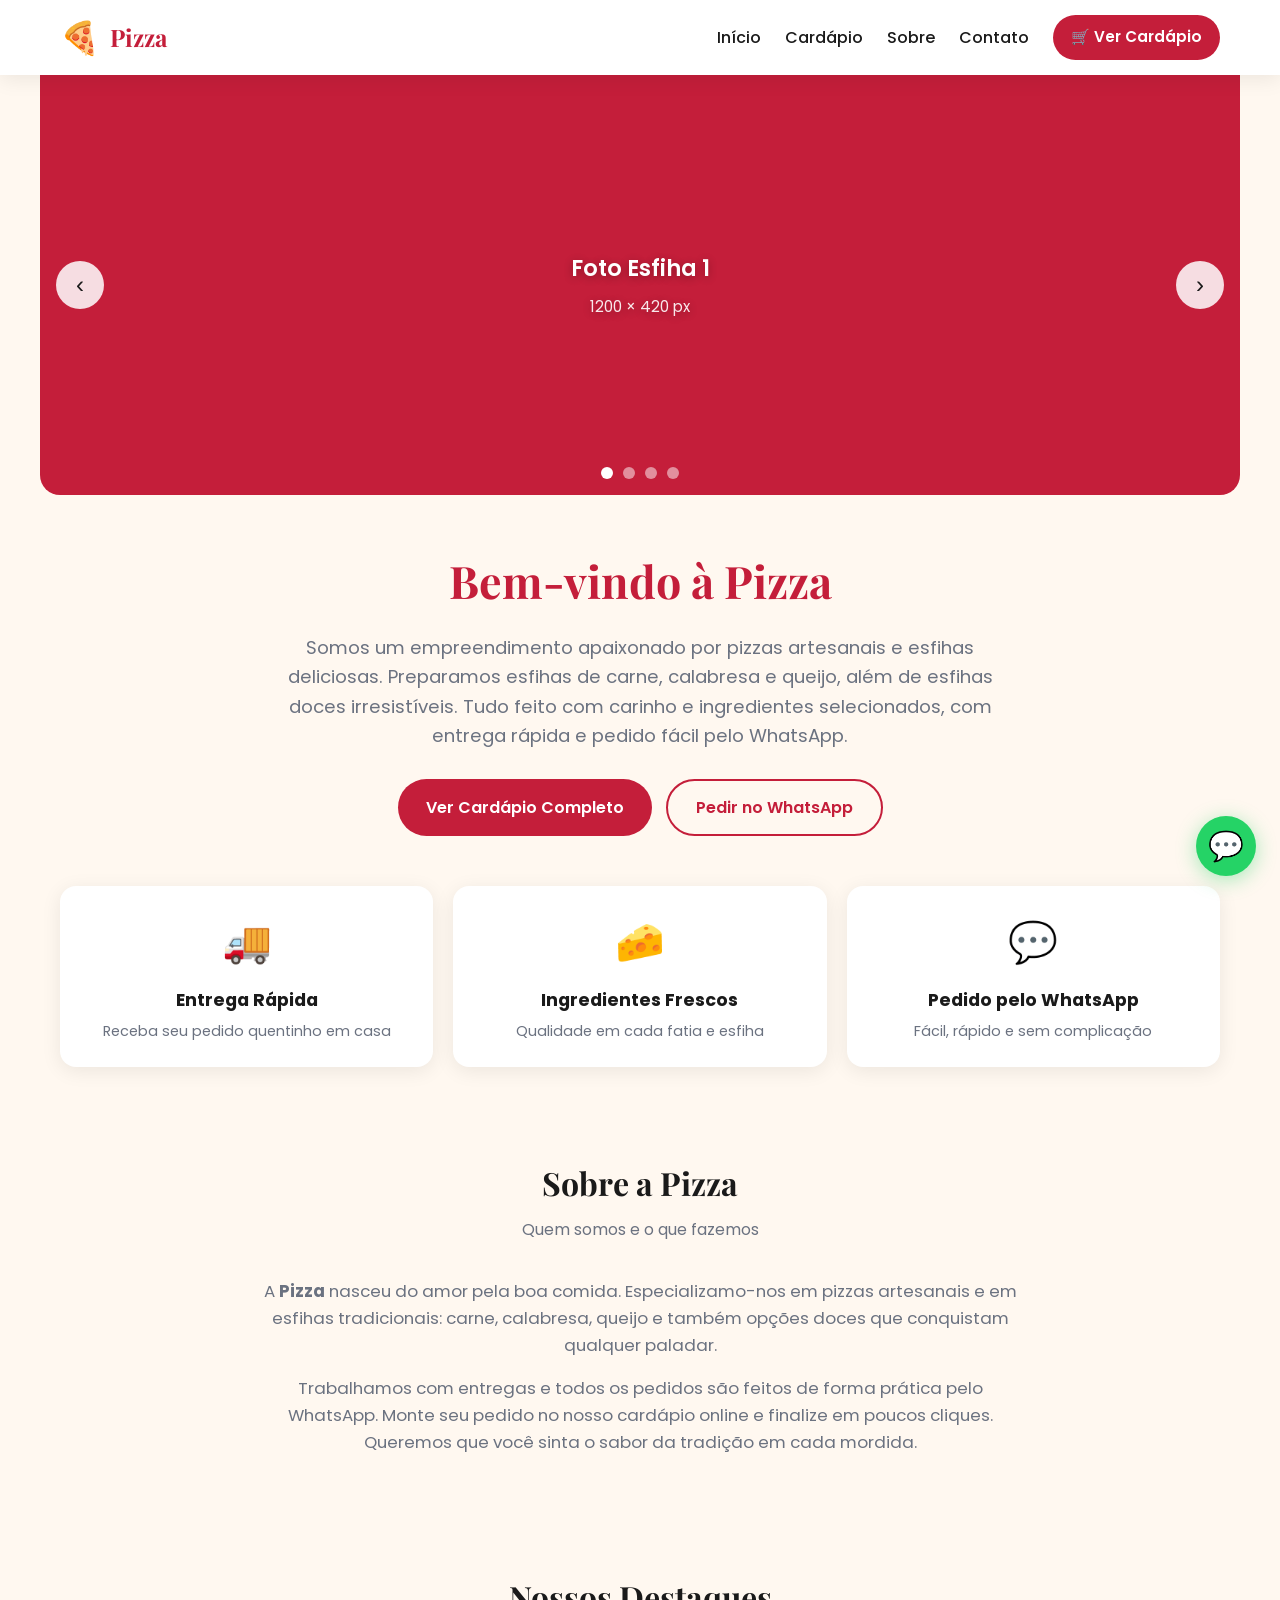
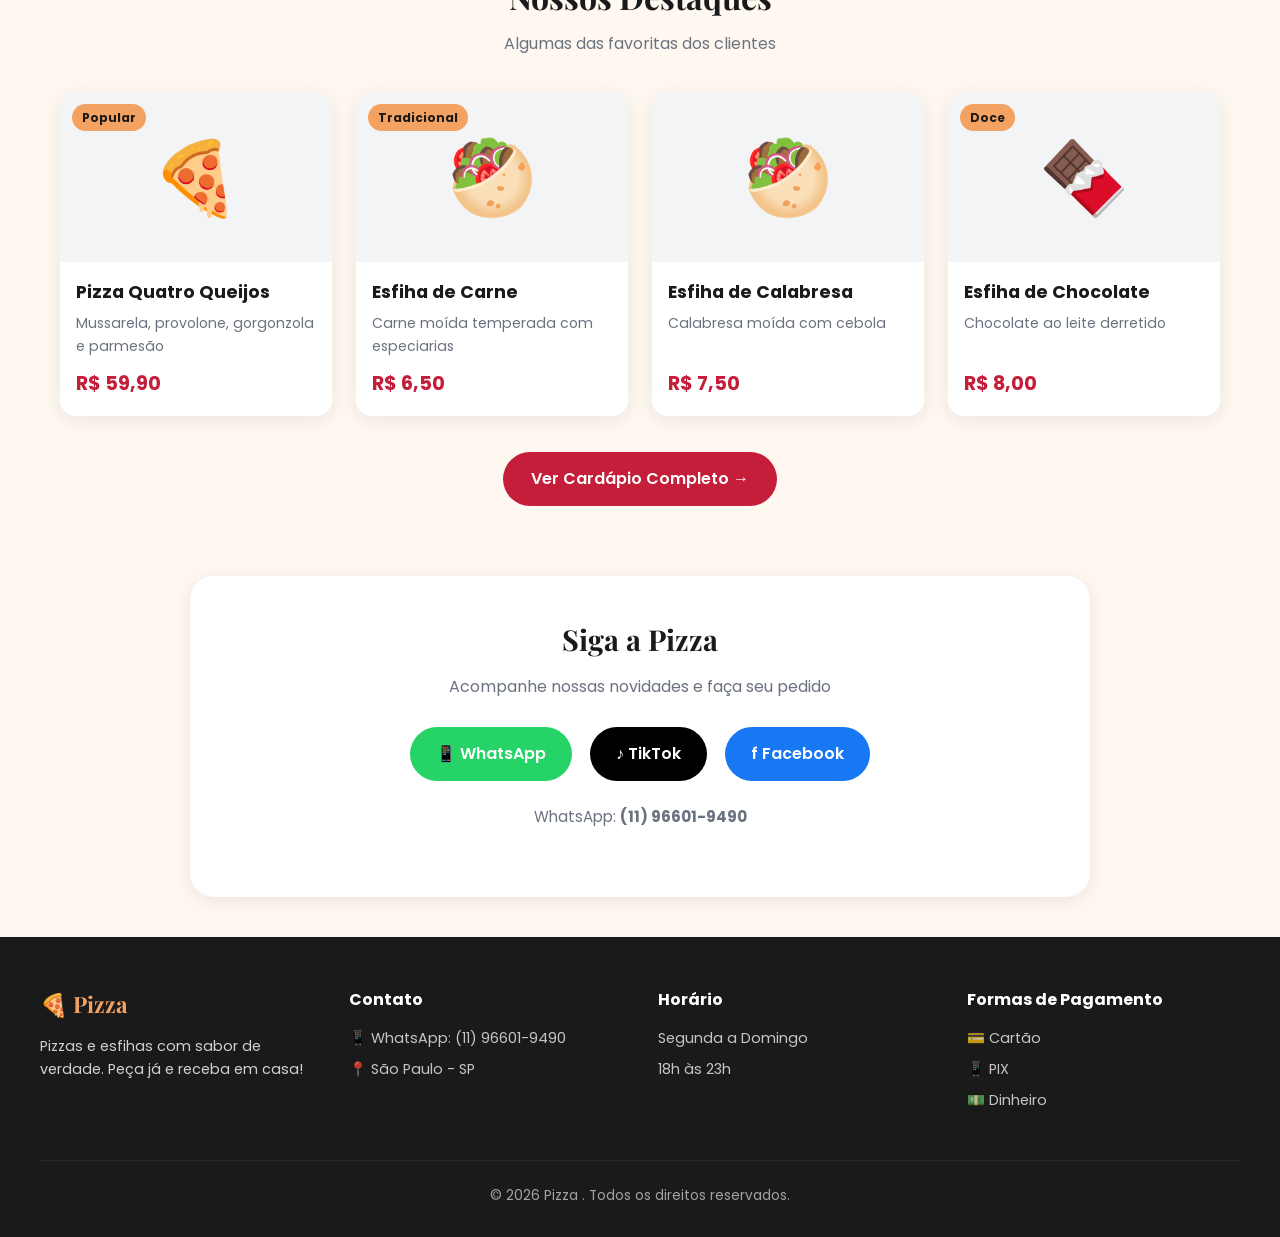
<file: Index.html>
<!DOCTYPE html>
<html lang="pt-BR">
<head>
  <meta charset="UTF-8">
  <meta name="viewport" content="width=device-width, initial-scale=1.0">
  <title>Pizza | Pizzas e Esfihas com Entrega</title>
  <meta name="description" content="Pizza La Luciana - Pizzas artesanais, esfihas de carne, calabresa, queijo e esfihas doces. Entrega rápida em São Paulo. Peça pelo WhatsApp!">
  <link rel="preconnect" href="https://fonts.googleapis.com">
  <link rel="preconnect" href="https://fonts.gstatic.com" crossorigin>
  <link href="https://fonts.googleapis.com/css2?family=Poppins:wght@400;500;600;700&family=Playfair+Display:wght@700&display=swap" rel="stylesheet">
  <link rel="stylesheet" href="styles.css">
</head>
<body>

  <!-- Header -->
  <header>
    <div class="header-inner">
      <a href="index.html" class="logo">
        <span class="logo-icon">🍕</span>
        <span class="logo-text">Pizza </span>
      </a>
      <nav>
        <a href="index.html">Início</a>
        <a href="menu.html">Cardápio</a>
        <a href="#sobre">Sobre</a>
        <a href="#contato">Contato</a>
        <a href="menu.html" class="cart-btn">🛒 Ver Cardápio</a>
      </nav>
    </div>
  </header>

  <!-- CAROUSEL BANNER -->
  <!-- 
    TAMAÑO DEL BANNER / CARRUSEL:
    - Ancho máximo: 1200px (se adapta al 100% del contenedor)
    - Alto desktop: 420px
    - Alto tablet: 280px
    - Alto móvil: 220px

    Para reemplazar por tus imágenes:
    1. Borra el texto placeholder de cada slide
    2. Coloca una <img> dentro de cada .carousel-slide
       Ejemplo:
       <img src="imagenes/esfiha1.jpg" alt="Esfiha de Carne" style="width:100%; height:100%; object-fit:cover;">
  -->
  <section class="carousel-section">
    <div class="carousel" id="carousel">
      <div class="carousel-track" id="carouselTrack">

        <div class="carousel-slide slide-1">
          <div class="placeholder-text">
            Foto Esfiha 1<br>
            <span class="placeholder-size">1200 × 420 px</span>
          </div>
        </div>

        <div class="carousel-slide slide-2">
          <div class="placeholder-text">
            Foto Esfiha 2<br>
            <span class="placeholder-size">1200 × 420 px</span>
          </div>
        </div>

        <div class="carousel-slide slide-3">
          <div class="placeholder-text">
            Foto Esfiha 3<br>
            <span class="placeholder-size">1200 × 420 px</span>
          </div>
        </div>

        <div class="carousel-slide slide-4">
          <div class="placeholder-text">
            Foto Esfiha 4<br>
            <span class="placeholder-size">1200 × 420 px</span>
          </div>
        </div>

      </div>

      <button class="carousel-btn prev" id="prevBtn" aria-label="Anterior">‹</button>
      <button class="carousel-btn next" id="nextBtn" aria-label="Siguiente">›</button>
      <div class="carousel-dots" id="carouselDots"></div>
    </div>
  </section>

  <!-- Intro -->
  <section class="intro-section">
    <h1>Bem-vindo à Pizza </h1>
    <p class="lead">
      Somos um empreendimento apaixonado por pizzas artesanais e esfihas deliciosas. 
      Preparamos esfihas de carne, calabresa e queijo, além de esfihas doces irresistíveis. 
      Tudo feito com carinho e ingredientes selecionados, com entrega rápida e pedido fácil pelo WhatsApp.
    </p>
    <div class="intro-btns">
      <a href="menu.html" class="btn btn-primary">Ver Cardápio Completo</a>
      <a href="https://wa.me/5511966019490" target="_blank" class="btn btn-outline">Pedir no WhatsApp</a>
    </div>
  </section>

  <!-- Features -->
  <div class="features">
    <div class="feature-card">
      <div class="icon">🚚</div>
      <h3>Entrega Rápida</h3>
      <p>Receba seu pedido quentinho em casa</p>
    </div>
    <div class="feature-card">
      <div class="icon">🧀</div>
      <h3>Ingredientes Frescos</h3>
      <p>Qualidade em cada fatia e esfiha</p>
    </div>
    <div class="feature-card">
      <div class="icon">💬</div>
      <h3>Pedido pelo WhatsApp</h3>
      <p>Fácil, rápido e sem complicação</p>
    </div>
  </div>

  <!-- Sobre -->
  <section class="section" id="sobre">
    <div class="section-title">
      <h2>Sobre a Pizza </h2>
      <p>Quem somos e o que fazemos</p>
    </div>
    <div class="about-content">
      <p>
        A <strong>Pizza </strong> nasceu do amor pela boa comida. 
        Especializamo-nos em pizzas artesanais e em esfihas tradicionais: 
        carne, calabresa, queijo e também opções doces que conquistam qualquer paladar.
      </p>
      <p>
        Trabalhamos com entregas e todos os pedidos são feitos de forma prática pelo WhatsApp. 
        Monte seu pedido no nosso cardápio online e finalize em poucos cliques. 
        Queremos que você sinta o sabor da tradição em cada mordida.
      </p>
    </div>
  </section>

  <!-- Destaques -->
  <section class="section">
    <div class="section-title">
      <h2>Nossos Destaques</h2>
      <p>Algumas das favoritas dos clientes</p>
    </div>

    <div class="featured-grid">
      <div class="product-card">
        <div class="product-img">
          <span class="product-badge">Popular</span>
          <span>🍕</span>
        </div>
        <div class="product-body">
          <h3>Pizza Quatro Queijos</h3>
          <p>Mussarela, provolone, gorgonzola e parmesão</p>
          <div class="product-footer">
            <span class="price">R$ 59,90</span>
          </div>
        </div>
      </div>

      <div class="product-card">
        <div class="product-img">
          <span class="product-badge">Tradicional</span>
          <span>🥙</span>
        </div>
        <div class="product-body">
          <h3>Esfiha de Carne</h3>
          <p>Carne moída temperada com especiarias</p>
          <div class="product-footer">
            <span class="price">R$ 6,50</span>
          </div>
        </div>
      </div>

      <div class="product-card">
        <div class="product-img">
          <span>🥙</span>
        </div>
        <div class="product-body">
          <h3>Esfiha de Calabresa</h3>
          <p>Calabresa moída com cebola</p>
          <div class="product-footer">
            <span class="price">R$ 7,50</span>
          </div>
        </div>
      </div>

      <div class="product-card">
        <div class="product-img">
          <span class="product-badge">Doce</span>
          <span>🍫</span>
        </div>
        <div class="product-body">
          <h3>Esfiha de Chocolate</h3>
          <p>Chocolate ao leite derretido</p>
          <div class="product-footer">
            <span class="price">R$ 8,00</span>
          </div>
        </div>
      </div>
    </div>

    <div style="text-align: center; margin-top: 36px;">
      <a href="menu.html" class="btn btn-primary">Ver Cardápio Completo →</a>
    </div>
  </section>

  <!-- Redes -->
  <section class="socials-section" id="contato">
    <h2>Siga a Pizza </h2>
    <p>Acompanhe nossas novidades e faça seu pedido</p>
    <div class="social-links">
      <a href="https://wa.me/5511966019490" target="_blank" class="social-btn whatsapp">📱 WhatsApp</a>
      <a href="https://www.tiktok.com/@pizzalaluciana" target="_blank" class="social-btn tiktok">♪ TikTok</a>
      <a href="https://www.facebook.com/pizzalaluciana" target="_blank" class="social-btn facebook">f Facebook</a>
    </div>
    <p style="margin-top: 24px; font-size: 0.95rem; color: var(--gray);">
      WhatsApp: <strong>(11) 96601-9490</strong>
    </p>
  </section>

  <!-- Footer -->
  <footer>
    <div class="footer-inner">
      <div class="footer-brand">
        <h3>🍕 Pizza </h3>
        <p>Pizzas e esfihas com sabor de verdade. Peça já e receba em casa!</p>
      </div>
      <div class="footer-col">
        <h4>Contato</h4>
        <a href="https://wa.me/5511966019490" target="_blank">📱 WhatsApp: (11) 96601-9490</a>
        <p>📍 São Paulo - SP</p>
      </div>
      <div class="footer-col">
        <h4>Horário</h4>
        <p>Segunda a Domingo</p>
        <p>18h às 23h</p>
      </div>
      <div class="footer-col">
        <h4>Formas de Pagamento</h4>
        <p>💳 Cartão</p>
        <p>📱 PIX</p>
        <p>💵 Dinheiro</p>
      </div>
    </div>
    <div class="footer-bottom">
      © 2026 Pizza . Todos os direitos reservados.
    </div>
  </footer>

  <a href="https://wa.me/5511966019490" target="_blank" class="whatsapp-float" title="Fale conosco">💬</a>

  <script src="main.js"></script>
</body>
</html>
</file>
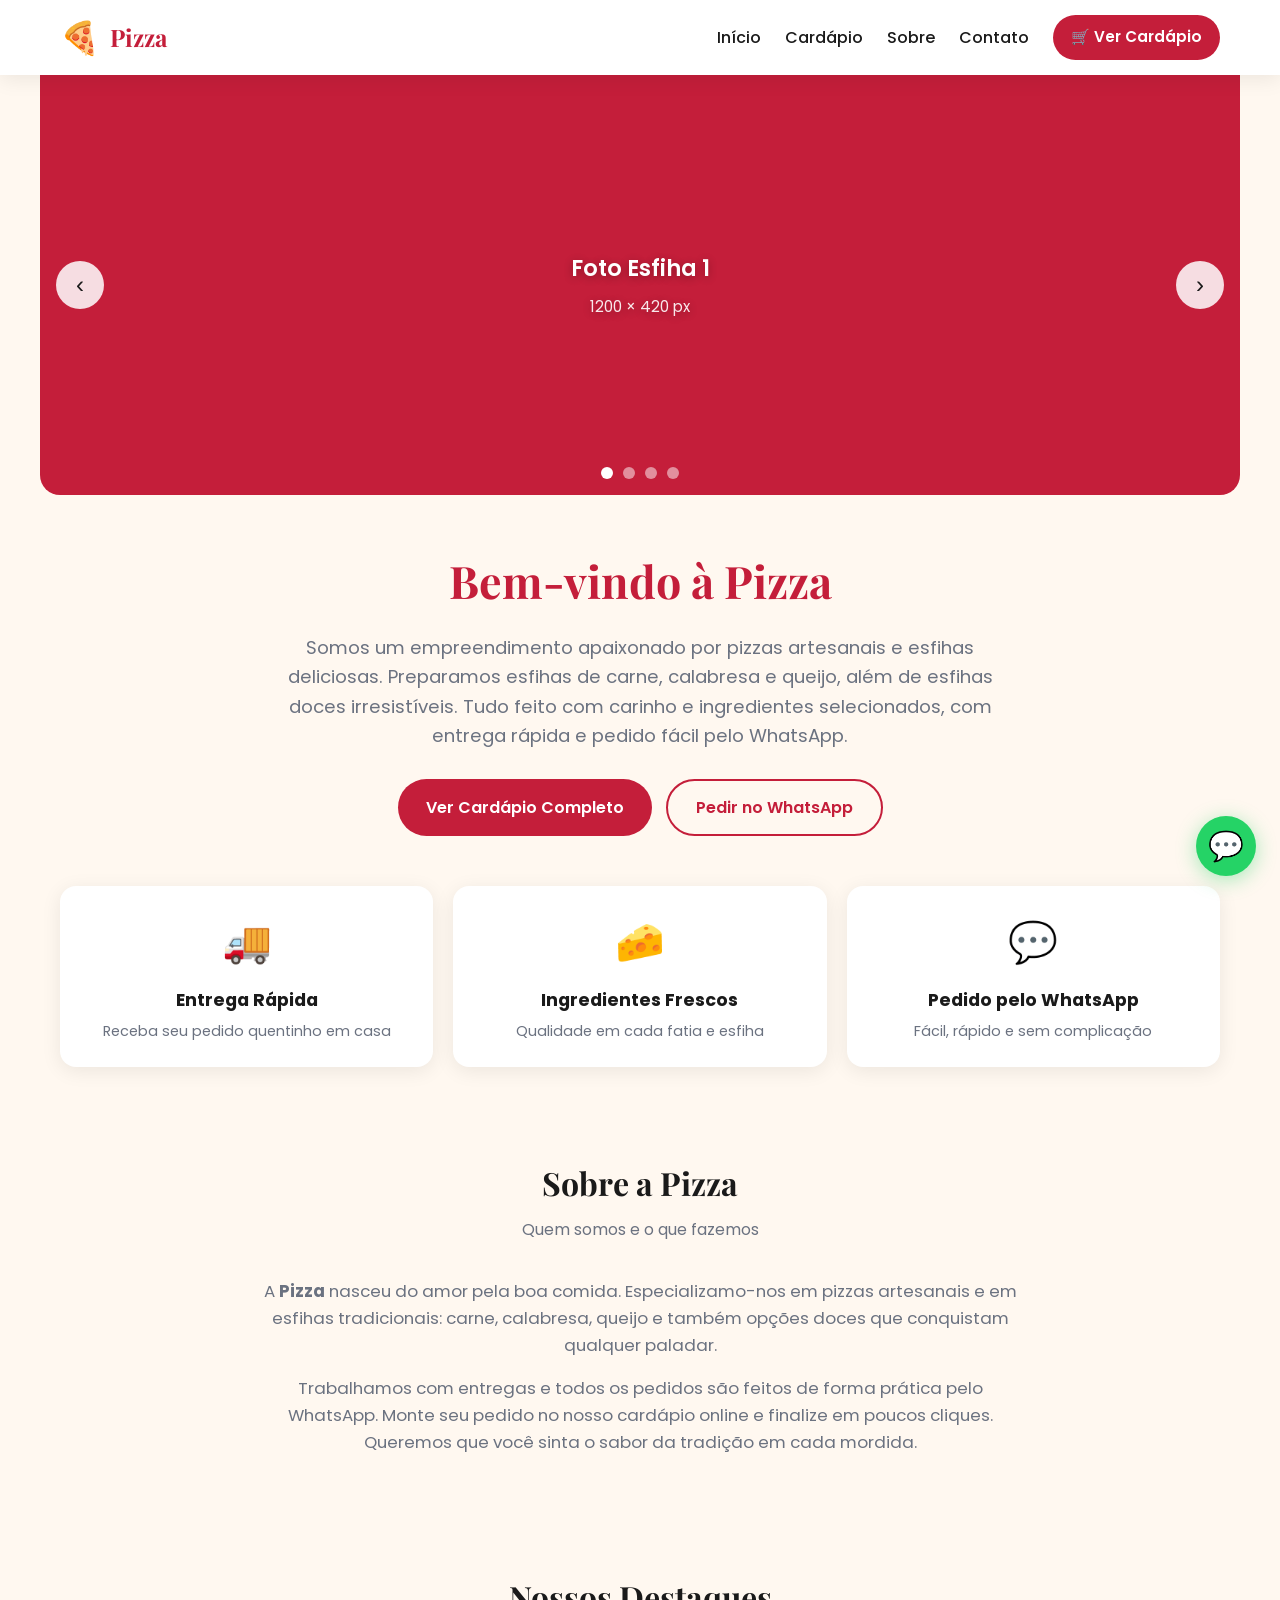
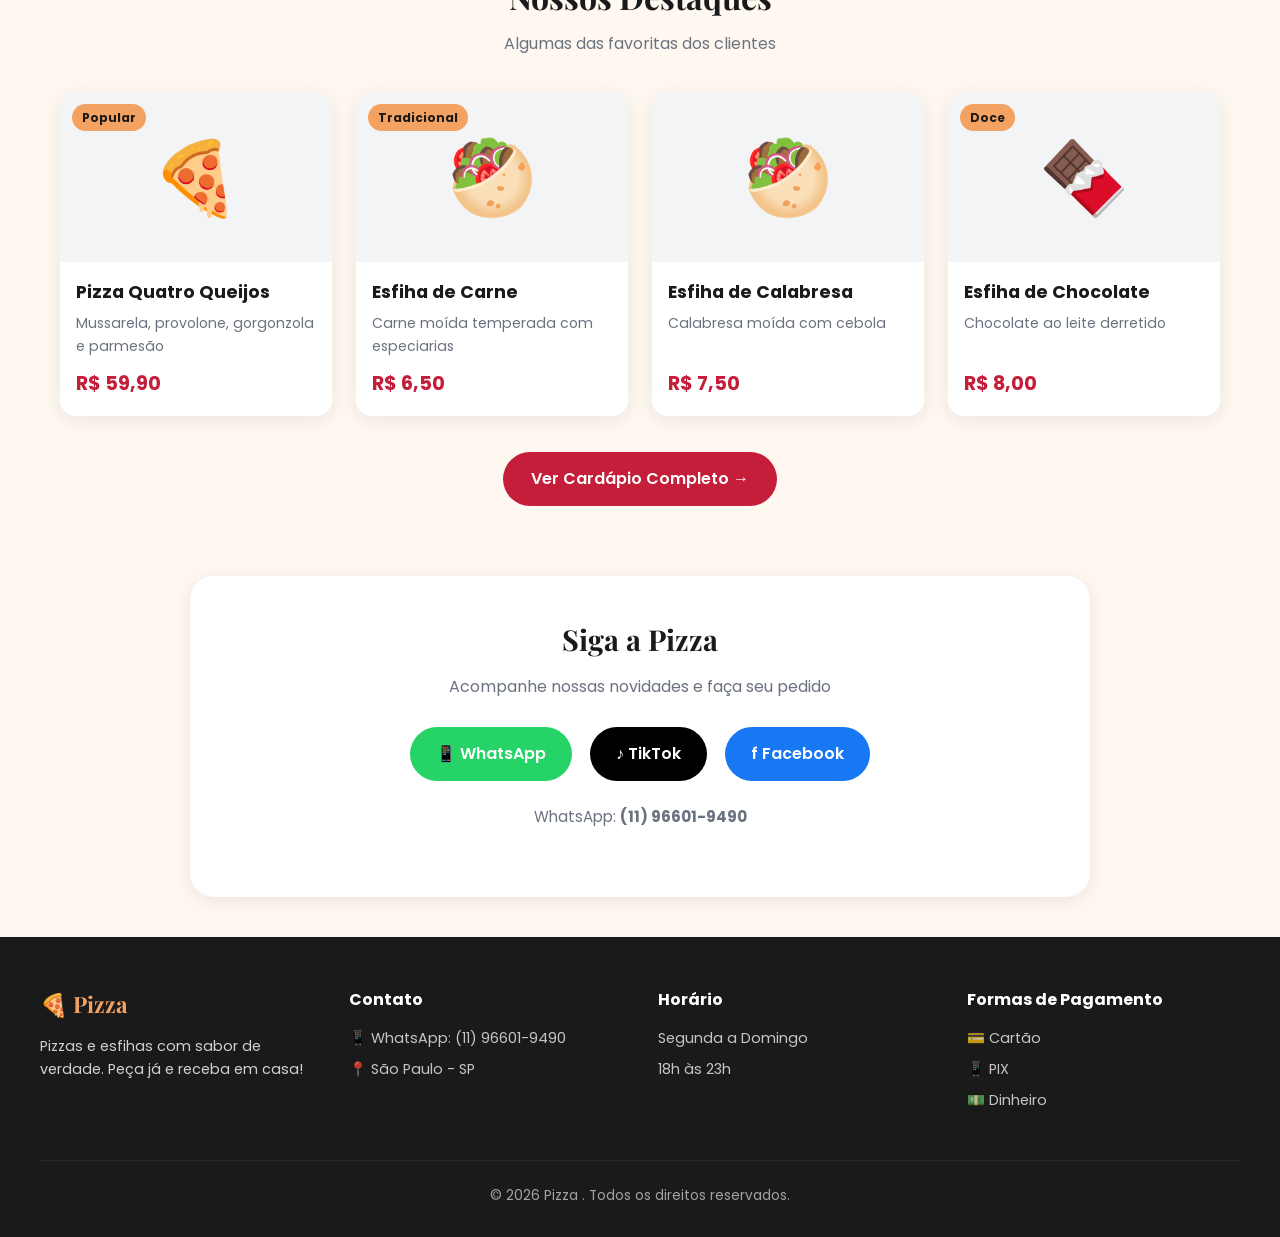
<file: index.html>
<!DOCTYPE html>
<html lang="pt-BR">
<head>
  <meta charset="UTF-8">
  <meta name="viewport" content="width=device-width, initial-scale=1.0">
  <title>Pizza | Pizzas e Esfihas com Entrega</title>
  <meta name="description" content="Pizza La Luciana - Pizzas artesanais, esfihas de carne, calabresa, queijo e esfihas doces. Entrega rápida em São Paulo. Peça pelo WhatsApp!">
  <link rel="preconnect" href="https://fonts.googleapis.com">
  <link rel="preconnect" href="https://fonts.gstatic.com" crossorigin>
  <link href="https://fonts.googleapis.com/css2?family=Poppins:wght@400;500;600;700&family=Playfair+Display:wght@700&display=swap" rel="stylesheet">
  <link rel="stylesheet" href="styles.css">
</head>
<body>

  <!-- Header -->
  <header>
    <div class="header-inner">
      <a href="index.html" class="logo">
        <span class="logo-icon">🍕</span>
        <span class="logo-text">Pizza </span>
      </a>
      <nav>
        <a href="index.html">Início</a>
        <a href="menu.html">Cardápio</a>
        <a href="#sobre">Sobre</a>
        <a href="#contato">Contato</a>
        <a href="menu.html" class="cart-btn">🛒 Ver Cardápio</a>
      </nav>
    </div>
  </header>

  <!-- CAROUSEL BANNER -->
  <!-- 
    TAMAÑO DEL BANNER / CARRUSEL:
    - Ancho máximo: 1200px (se adapta al 100% del contenedor)
    - Alto desktop: 420px
    - Alto tablet: 280px
    - Alto móvil: 220px

    Para reemplazar por tus imágenes:
    1. Borra el texto placeholder de cada slide
    2. Coloca una <img> dentro de cada .carousel-slide
       Ejemplo:
       <img src="imagenes/esfiha1.jpg" alt="Esfiha de Carne" style="width:100%; height:100%; object-fit:cover;">
  -->
  <section class="carousel-section">
    <div class="carousel" id="carousel">
      <div class="carousel-track" id="carouselTrack">

        <div class="carousel-slide slide-1">
          <div class="placeholder-text">
            Foto Esfiha 1<br>
            <span class="placeholder-size">1200 × 420 px</span>
          </div>
        </div>

        <div class="carousel-slide slide-2">
          <div class="placeholder-text">
            Foto Esfiha 2<br>
            <span class="placeholder-size">1200 × 420 px</span>
          </div>
        </div>

        <div class="carousel-slide slide-3">
          <div class="placeholder-text">
            Foto Esfiha 3<br>
            <span class="placeholder-size">1200 × 420 px</span>
          </div>
        </div>

        <div class="carousel-slide slide-4">
          <div class="placeholder-text">
            Foto Esfiha 4<br>
            <span class="placeholder-size">1200 × 420 px</span>
          </div>
        </div>

      </div>

      <button class="carousel-btn prev" id="prevBtn" aria-label="Anterior">‹</button>
      <button class="carousel-btn next" id="nextBtn" aria-label="Siguiente">›</button>
      <div class="carousel-dots" id="carouselDots"></div>
    </div>
  </section>

  <!-- Intro -->
  <section class="intro-section">
    <h1>Bem-vindo à Pizza </h1>
    <p class="lead">
      Somos um empreendimento apaixonado por pizzas artesanais e esfihas deliciosas. 
      Preparamos esfihas de carne, calabresa e queijo, além de esfihas doces irresistíveis. 
      Tudo feito com carinho e ingredientes selecionados, com entrega rápida e pedido fácil pelo WhatsApp.
    </p>
    <div class="intro-btns">
      <a href="menu.html" class="btn btn-primary">Ver Cardápio Completo</a>
      <a href="https://wa.me/5511966019490" target="_blank" class="btn btn-outline">Pedir no WhatsApp</a>
    </div>
  </section>

  <!-- Features -->
  <div class="features">
    <div class="feature-card">
      <div class="icon">🚚</div>
      <h3>Entrega Rápida</h3>
      <p>Receba seu pedido quentinho em casa</p>
    </div>
    <div class="feature-card">
      <div class="icon">🧀</div>
      <h3>Ingredientes Frescos</h3>
      <p>Qualidade em cada fatia e esfiha</p>
    </div>
    <div class="feature-card">
      <div class="icon">💬</div>
      <h3>Pedido pelo WhatsApp</h3>
      <p>Fácil, rápido e sem complicação</p>
    </div>
  </div>

  <!-- Sobre -->
  <section class="section" id="sobre">
    <div class="section-title">
      <h2>Sobre a Pizza </h2>
      <p>Quem somos e o que fazemos</p>
    </div>
    <div class="about-content">
      <p>
        A <strong>Pizza </strong> nasceu do amor pela boa comida. 
        Especializamo-nos em pizzas artesanais e em esfihas tradicionais: 
        carne, calabresa, queijo e também opções doces que conquistam qualquer paladar.
      </p>
      <p>
        Trabalhamos com entregas e todos os pedidos são feitos de forma prática pelo WhatsApp. 
        Monte seu pedido no nosso cardápio online e finalize em poucos cliques. 
        Queremos que você sinta o sabor da tradição em cada mordida.
      </p>
    </div>
  </section>

  <!-- Destaques -->
  <section class="section">
    <div class="section-title">
      <h2>Nossos Destaques</h2>
      <p>Algumas das favoritas dos clientes</p>
    </div>

    <div class="featured-grid">
      <div class="product-card">
        <div class="product-img">
          <span class="product-badge">Popular</span>
          <span>🍕</span>
        </div>
        <div class="product-body">
          <h3>Pizza Quatro Queijos</h3>
          <p>Mussarela, provolone, gorgonzola e parmesão</p>
          <div class="product-footer">
            <span class="price">R$ 59,90</span>
          </div>
        </div>
      </div>

      <div class="product-card">
        <div class="product-img">
          <span class="product-badge">Tradicional</span>
          <span>🥙</span>
        </div>
        <div class="product-body">
          <h3>Esfiha de Carne</h3>
          <p>Carne moída temperada com especiarias</p>
          <div class="product-footer">
            <span class="price">R$ 6,50</span>
          </div>
        </div>
      </div>

      <div class="product-card">
        <div class="product-img">
          <span>🥙</span>
        </div>
        <div class="product-body">
          <h3>Esfiha de Calabresa</h3>
          <p>Calabresa moída com cebola</p>
          <div class="product-footer">
            <span class="price">R$ 7,50</span>
          </div>
        </div>
      </div>

      <div class="product-card">
        <div class="product-img">
          <span class="product-badge">Doce</span>
          <span>🍫</span>
        </div>
        <div class="product-body">
          <h3>Esfiha de Chocolate</h3>
          <p>Chocolate ao leite derretido</p>
          <div class="product-footer">
            <span class="price">R$ 8,00</span>
          </div>
        </div>
      </div>
    </div>

    <div style="text-align: center; margin-top: 36px;">
      <a href="menu.html" class="btn btn-primary">Ver Cardápio Completo →</a>
    </div>
  </section>

  <!-- Redes -->
  <section class="socials-section" id="contato">
    <h2>Siga a Pizza </h2>
    <p>Acompanhe nossas novidades e faça seu pedido</p>
    <div class="social-links">
      <a href="https://wa.me/5511966019490" target="_blank" class="social-btn whatsapp">📱 WhatsApp</a>
      <a href="https://www.tiktok.com/@pizzalaluciana" target="_blank" class="social-btn tiktok">♪ TikTok</a>
      <a href="https://www.facebook.com/pizzalaluciana" target="_blank" class="social-btn facebook">f Facebook</a>
    </div>
    <p style="margin-top: 24px; font-size: 0.95rem; color: var(--gray);">
      WhatsApp: <strong>(11) 96601-9490</strong>
    </p>
  </section>

  <!-- Footer -->
  <footer>
    <div class="footer-inner">
      <div class="footer-brand">
        <h3>🍕 Pizza </h3>
        <p>Pizzas e esfihas com sabor de verdade. Peça já e receba em casa!</p>
      </div>
      <div class="footer-col">
        <h4>Contato</h4>
        <a href="https://wa.me/5511966019490" target="_blank">📱 WhatsApp: (11) 96601-9490</a>
        <p>📍 São Paulo - SP</p>
      </div>
      <div class="footer-col">
        <h4>Horário</h4>
        <p>Segunda a Domingo</p>
        <p>18h às 23h</p>
      </div>
      <div class="footer-col">
        <h4>Formas de Pagamento</h4>
        <p>💳 Cartão</p>
        <p>📱 PIX</p>
        <p>💵 Dinheiro</p>
      </div>
    </div>
    <div class="footer-bottom">
      © 2026 Pizza . Todos os direitos reservados.
    </div>
  </footer>

  <a href="https://wa.me/5511966019490" target="_blank" class="whatsapp-float" title="Fale conosco">💬</a>

  <script src="main.js"></script>
</body>
</html>
</file>
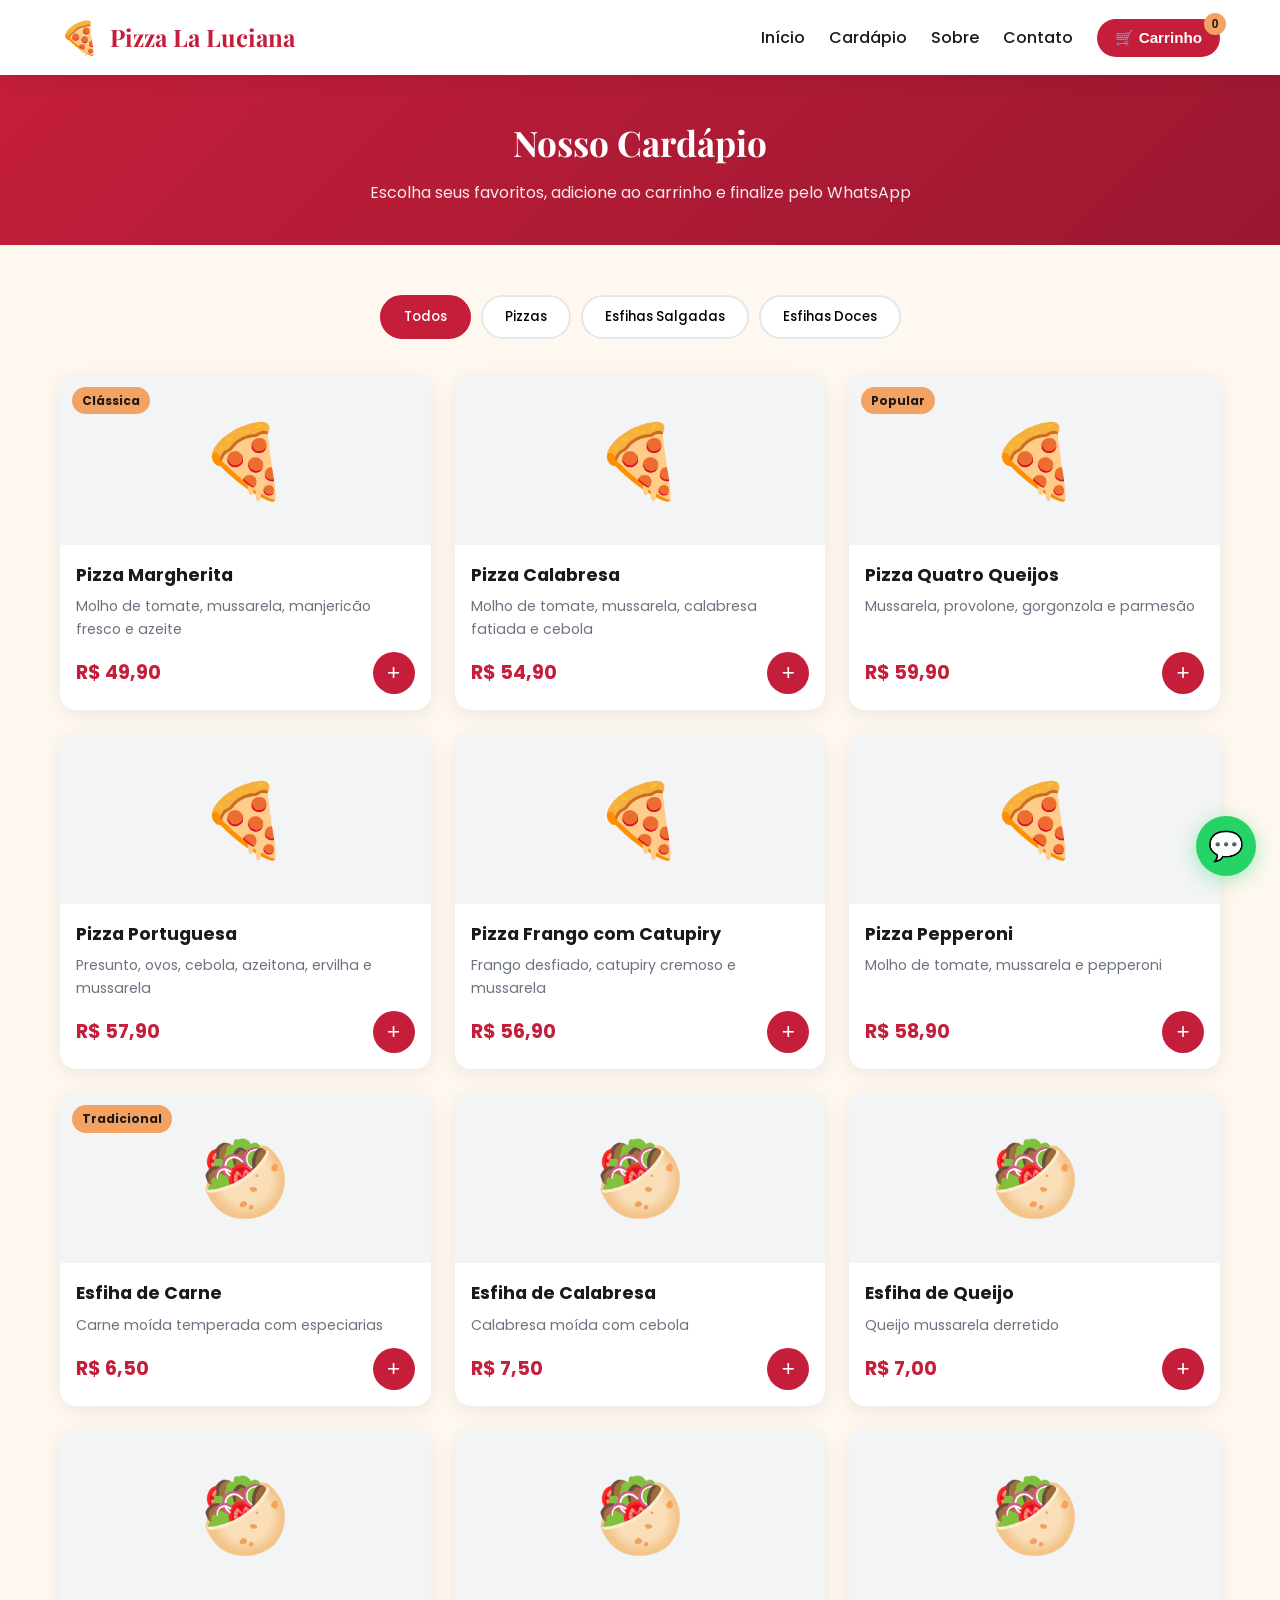
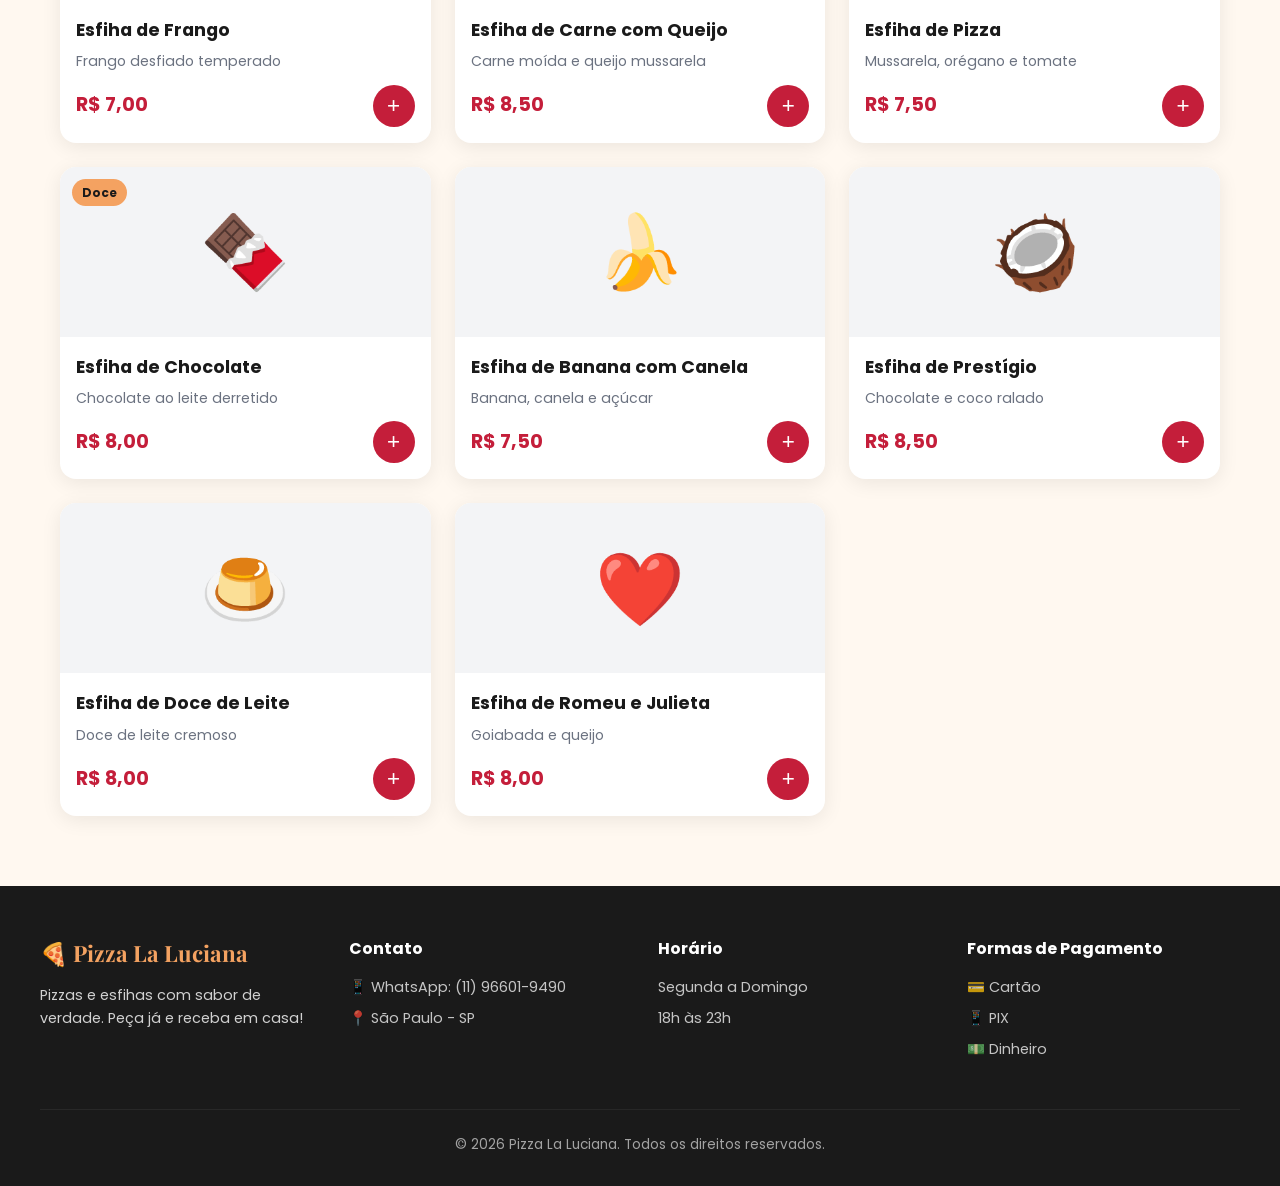
<file: menu.html>
<!DOCTYPE html>
<html lang="pt-BR">
<head>
  <meta charset="UTF-8">
  <meta name="viewport" content="width=device-width, initial-scale=1.0">
  <title>Cardápio | Pizza La Luciana</title>
  <meta name="description" content="Cardápio completo de pizzas e esfihas da Pizza La Luciana. Monte seu pedido e envie pelo WhatsApp.">
  <link rel="preconnect" href="https://fonts.googleapis.com">
  <link rel="preconnect" href="https://fonts.gstatic.com" crossorigin>
  <link href="https://fonts.googleapis.com/css2?family=Poppins:wght@400;500;600;700&family=Playfair+Display:wght@700&display=swap" rel="stylesheet">
  <link rel="stylesheet" href="styles.css">
</head>
<body>

  <header>
    <div class="header-inner">
      <a href="index.html" class="logo">
        <span class="logo-icon">🍕</span>
        <span class="logo-text">Pizza La Luciana</span>
      </a>
      <nav>
        <a href="index.html">Início</a>
        <a href="menu.html">Cardápio</a>
        <a href="index.html#sobre">Sobre</a>
        <a href="index.html#contato">Contato</a>
        <button class="cart-btn" onclick="openCart()">
          🛒 Carrinho
          <span class="cart-count" id="cartCount">0</span>
        </button>
      </nav>
    </div>
  </header>

  <div class="page-header">
    <h1>Nosso Cardápio</h1>
    <p>Escolha seus favoritos, adicione ao carrinho e finalize pelo WhatsApp</p>
  </div>

  <section class="section" id="menu">
    <div class="category-tabs">
      <button class="tab active" data-category="all">Todos</button>
      <button class="tab" data-category="pizza">Pizzas</button>
      <button class="tab" data-category="esfiha-salgada">Esfihas Salgadas</button>
      <button class="tab" data-category="esfiha-doce">Esfihas Doces</button>
    </div>
    <div class="menu-grid" id="menuGrid"></div>
  </section>

  <footer>
    <div class="footer-inner">
      <div class="footer-brand">
        <h3>🍕 Pizza La Luciana</h3>
        <p>Pizzas e esfihas com sabor de verdade. Peça já e receba em casa!</p>
      </div>
      <div class="footer-col">
        <h4>Contato</h4>
        <a href="https://wa.me/5511966019490" target="_blank">📱 WhatsApp: (11) 96601-9490</a>
        <p>📍 São Paulo - SP</p>
      </div>
      <div class="footer-col">
        <h4>Horário</h4>
        <p>Segunda a Domingo</p>
        <p>18h às 23h</p>
      </div>
      <div class="footer-col">
        <h4>Formas de Pagamento</h4>
        <p>💳 Cartão</p>
        <p>📱 PIX</p>
        <p>💵 Dinheiro</p>
      </div>
    </div>
    <div class="footer-bottom">
      © 2026 Pizza La Luciana. Todos os direitos reservados.
    </div>
  </footer>

  <a href="https://wa.me/5511966019490" target="_blank" class="whatsapp-float" title="Fale conosco">💬</a>

  <!-- Cart -->
  <div class="cart-overlay" id="cartOverlay">
    <div class="cart-sidebar">
      <div class="cart-header">
        <h2>🛒 Seu Carrinho</h2>
        <button class="close-cart" onclick="closeCart()">×</button>
      </div>
      <div class="cart-items" id="cartItems">
        <div class="cart-empty">
          <div class="icon">🛒</div>
          <p>Seu carrinho está vazio</p>
          <p style="font-size: 0.85rem; margin-top: 8px;">Adicione itens do cardápio!</p>
        </div>
      </div>
      <div class="cart-footer">
        <div class="cart-total">
          <span>Total</span>
          <span id="cartTotal">R$ 0,00</span>
        </div>
        <button class="checkout-btn" id="checkoutBtn" disabled onclick="openCheckout()">Finalizar Pedido</button>
      </div>
    </div>
  </div>

  <!-- Checkout Modal -->
  <div class="modal-overlay" id="checkoutModal">
    <div class="modal">
      <div class="modal-header">
        <h2>Finalizar Pedido</h2>
        <button class="close-cart" onclick="closeCheckout()">×</button>
      </div>
      <div class="modal-body">
        <div class="order-summary" id="orderSummary"></div>
        <form id="checkoutForm" onsubmit="submitOrder(event)">
          <div class="form-group">
            <label for="customerName">Nome completo *</label>
            <input type="text" id="customerName" required placeholder="Seu nome">
          </div>
          <div class="form-group">
            <label for="customerPhone">Telefone / WhatsApp *</label>
            <input type="tel" id="customerPhone" required placeholder="(11) 99999-9999">
          </div>
          <div class="form-group">
            <label for="street">Rua *</label>
            <input type="text" id="street" required placeholder="Nome da rua">
          </div>
          <div class="form-row">
            <div class="form-group">
              <label for="number">Número *</label>
              <input type="text" id="number" required placeholder="123">
            </div>
            
          </div>
          <div class="form-row">
            
            <div class="form-group">
              <label for="city">Cidade *</label>
              <input type="text" id="city" required value="São Paulo" placeholder="Cidade">
            </div>
          </div>
          
          <div class="form-group">
            <label>Forma de pagamento *</label>
            <div class="payment-options">
              <div class="payment-option selected" data-payment="PIX" onclick="selectPayment(this)">
                <div class="icon">📱</div><span>PIX</span>
              </div>
              <div class="payment-option" data-payment="Cartão" onclick="selectPayment(this)">
                <div class="icon">💳</div><span>Cartão</span>
              </div>
              <div class="payment-option" data-payment="Dinheiro" onclick="selectPayment(this)">
                <div class="icon">💵</div><span>Dinheiro</span>
              </div>
            </div>
            <input type="hidden" id="paymentMethod" value="PIX">
          </div>
         
          
          <button type="submit" class="submit-order">📱 Enviar pedido no WhatsApp</button>
        </form>
      </div>
    </div>
  </div>

  <div class="toast" id="toast"></div>
  <script src="menu.js"></script>
</body>
</html>
</file>
<file: styles.css>
:root {
  --primary: #c41e3a;
  --primary-dark: #9a1830;
  --secondary: #f4a261;
  --dark: #1a1a1a;
  --light: #fff8f0;
  --gray: #6b7280;
  --success: #16a34a;
  --shadow: 0 4px 20px rgba(0,0,0,0.08);
  --radius: 16px;
}

* {
  margin: 0;
  padding: 0;
  box-sizing: border-box;
}

body {
  font-family: 'Poppins', sans-serif;
  background: var(--light);
  color: var(--dark);
  line-height: 1.6;
}

/* ========== HEADER ========== */
header {
  background: white;
  box-shadow: var(--shadow);
  position: sticky;
  top: 0;
  z-index: 1000;
}

.header-inner {
  max-width: 1200px;
  margin: 0 auto;
  padding: 12px 20px;
  display: flex;
  align-items: center;
  justify-content: space-between;
}

.logo {
  display: flex;
  align-items: center;
  gap: 10px;
  text-decoration: none;
  color: var(--primary);
}

.logo-icon {
  font-size: 2rem;
}

.logo-text {
  font-family: 'Playfair Display', serif;
  font-size: 1.5rem;
  font-weight: 700;
}

nav {
  display: flex;
  gap: 24px;
  align-items: center;
}

nav a {
  text-decoration: none;
  color: var(--dark);
  font-weight: 500;
  transition: color 0.2s;
}

nav a:hover {
  color: var(--primary);
}

.cart-btn {
  background: var(--primary);
  color: white;
  border: none;
  padding: 10px 18px;
  border-radius: 50px;
  cursor: pointer;
  display: flex;
  align-items: center;
  gap: 8px;
  font-weight: 600;
  font-size: 0.95rem;
  transition: background 0.2s;
  position: relative;
  text-decoration: none;
}

.cart-btn:hover {
  background: var(--primary-dark);
}

.cart-count {
  background: var(--secondary);
  color: var(--dark);
  font-size: 0.75rem;
  font-weight: 700;
  width: 22px;
  height: 22px;
  border-radius: 50%;
  display: flex;
  align-items: center;
  justify-content: center;
  position: absolute;
  top: -6px;
  right: -6px;
}

/* ========== CAROUSEL BANNER ========== */
.carousel-section {
  position: relative;
  width: 100%;
  max-width: 1200px;
  margin: 0 auto;
  overflow: hidden;
  border-radius: 0 0 20px 20px;
}

.carousel {
  position: relative;
  width: 100%;
  height: 420px; /* Altura del banner: 420px */
  overflow: hidden;
}

.carousel-track {
  display: flex;
  height: 100%;
  transition: transform 0.5s ease-in-out;
}

.carousel-slide {
  min-width: 100%;
  height: 420px; /* Mismo alto: 420px */
  display: flex;
  align-items: center;
  justify-content: center;
  position: relative;
}

/* Placeholders de color sólido – reemplaza estos por tus imágenes */
.slide-1 {
  background-color: #c41e3a;
}
.slide-2 {
  background-color: #e67e22;
}
.slide-3 {
  background-color: #8e44ad;
}
.slide-4 {
  background-color: #27ae60;
}

.carousel-slide .placeholder-text {
  color: white;
  font-size: 1.4rem;
  font-weight: 600;
  text-align: center;
  text-shadow: 0 2px 8px rgba(0,0,0,0.3);
  padding: 20px;
}

.carousel-slide .placeholder-size {
  display: block;
  font-size: 0.95rem;
  font-weight: 400;
  margin-top: 8px;
  opacity: 0.9;
}

/* Controles del carrusel */
.carousel-btn {
  position: absolute;
  top: 50%;
  transform: translateY(-50%);
  background: rgba(255,255,255,0.85);
  border: none;
  width: 48px;
  height: 48px;
  border-radius: 50%;
  font-size: 1.5rem;
  cursor: pointer;
  z-index: 10;
  display: flex;
  align-items: center;
  justify-content: center;
  transition: background 0.2s;
  color: var(--dark);
}

.carousel-btn:hover {
  background: white;
}

.carousel-btn.prev {
  left: 16px;
}

.carousel-btn.next {
  right: 16px;
}

.carousel-dots {
  position: absolute;
  bottom: 16px;
  left: 50%;
  transform: translateX(-50%);
  display: flex;
  gap: 10px;
  z-index: 10;
}

.dot {
  width: 12px;
  height: 12px;
  border-radius: 50%;
  background: rgba(255,255,255,0.5);
  border: none;
  cursor: pointer;
  transition: background 0.2s;
}

.dot.active {
  background: white;
}

/* ========== HERO / INTRO ========== */
.intro-section {
  max-width: 1200px;
  margin: 0 auto;
  padding: 50px 20px 30px;
  text-align: center;
}

.intro-section h1 {
  font-family: 'Playfair Display', serif;
  font-size: clamp(2rem, 4vw, 2.8rem);
  color: var(--primary);
  margin-bottom: 16px;
}

.intro-section .lead {
  font-size: 1.15rem;
  color: var(--gray);
  max-width: 720px;
  margin: 0 auto 28px;
}

.intro-btns {
  display: flex;
  gap: 14px;
  justify-content: center;
  flex-wrap: wrap;
}

.btn {
  display: inline-flex;
  align-items: center;
  gap: 8px;
  padding: 14px 28px;
  border-radius: 50px;
  font-weight: 600;
  font-size: 1rem;
  text-decoration: none;
  border: none;
  cursor: pointer;
  transition: all 0.2s;
}

.btn-primary {
  background: var(--primary);
  color: white;
}

.btn-primary:hover {
  background: var(--primary-dark);
  transform: translateY(-2px);
  box-shadow: 0 8px 20px rgba(196,30,58,0.25);
}

.btn-outline {
  background: transparent;
  color: var(--primary);
  border: 2px solid var(--primary);
}

.btn-outline:hover {
  background: var(--primary);
  color: white;
}

/* ========== FEATURES ========== */
.features {
  max-width: 1200px;
  margin: 20px auto 0;
  padding: 0 20px 40px;
  display: grid;
  grid-template-columns: repeat(auto-fit, minmax(240px, 1fr));
  gap: 20px;
}

.feature-card {
  background: white;
  padding: 24px;
  border-radius: var(--radius);
  box-shadow: var(--shadow);
  text-align: center;
}

.feature-card .icon {
  font-size: 2.5rem;
  margin-bottom: 12px;
}

.feature-card h3 {
  font-size: 1.1rem;
  margin-bottom: 6px;
}

.feature-card p {
  color: var(--gray);
  font-size: 0.9rem;
}

/* ========== SECTION COMMON ========== */
.section {
  max-width: 1200px;
  margin: 0 auto;
  padding: 50px 20px;
}

.section-title {
  text-align: center;
  margin-bottom: 36px;
}

.section-title h2 {
  font-family: 'Playfair Display', serif;
  font-size: 2rem;
  color: var(--dark);
  margin-bottom: 8px;
}

.section-title p {
  color: var(--gray);
}

/* ========== ABOUT ========== */
.about-content {
  max-width: 760px;
  margin: 0 auto;
  text-align: center;
  color: var(--gray);
}

.about-content p {
  margin-bottom: 16px;
  font-size: 1.05rem;
}

/* ========== FEATURED PRODUCTS ========== */
.featured-grid {
  display: grid;
  grid-template-columns: repeat(auto-fill, minmax(260px, 1fr));
  gap: 24px;
}

.product-card {
  background: white;
  border-radius: var(--radius);
  overflow: hidden;
  box-shadow: var(--shadow);
  transition: transform 0.2s, box-shadow 0.2s;
  display: flex;
  flex-direction: column;
}

.product-card:hover {
  transform: translateY(-4px);
  box-shadow: 0 12px 30px rgba(0,0,0,0.12);
}

.product-img {
  height: 170px;
  background: #f3f4f6;
  display: flex;
  align-items: center;
  justify-content: center;
  font-size: 4.5rem;
  position: relative;
}

.product-badge {
  position: absolute;
  top: 12px;
  left: 12px;
  background: var(--secondary);
  color: var(--dark);
  font-size: 0.75rem;
  font-weight: 700;
  padding: 4px 10px;
  border-radius: 20px;
}

.product-body {
  padding: 16px;
  flex: 1;
  display: flex;
  flex-direction: column;
}

.product-body h3 {
  font-size: 1.1rem;
  margin-bottom: 6px;
}

.product-body p {
  color: var(--gray);
  font-size: 0.88rem;
  margin-bottom: 12px;
  flex: 1;
}

.product-footer {
  display: flex;
  align-items: center;
  justify-content: space-between;
}

.price {
  font-size: 1.2rem;
  font-weight: 700;
  color: var(--primary);
}

/* ========== SOCIALS ========== */
.socials-section {
  background: white;
  border-radius: 24px;
  max-width: 900px;
  margin: 20px auto 40px;
  padding: 40px 24px;
  text-align: center;
  box-shadow: var(--shadow);
}

.socials-section h2 {
  font-family: 'Playfair Display', serif;
  font-size: 1.8rem;
  margin-bottom: 12px;
}

.socials-section p {
  color: var(--gray);
  margin-bottom: 28px;
}

.social-links {
  display: flex;
  justify-content: center;
  gap: 18px;
  flex-wrap: wrap;
}

.social-btn {
  display: inline-flex;
  align-items: center;
  gap: 10px;
  padding: 14px 26px;
  border-radius: 50px;
  font-weight: 600;
  text-decoration: none;
  color: white;
  transition: transform 0.2s, box-shadow 0.2s;
}

.social-btn:hover {
  transform: translateY(-3px);
  box-shadow: 0 8px 20px rgba(0,0,0,0.15);
}

.social-btn.whatsapp {
  background: #25D366;
}

.social-btn.tiktok {
  background: #000000;
}

.social-btn.facebook {
  background: #1877F2;
}

/* ========== FOOTER ========== */
footer {
  background: var(--dark);
  color: white;
  padding: 50px 20px 30px;
  margin-top: 20px;
}

.footer-inner {
  max-width: 1200px;
  margin: 0 auto;
  display: grid;
  grid-template-columns: repeat(auto-fit, minmax(220px, 1fr));
  gap: 36px;
}

.footer-brand h3 {
  font-family: 'Playfair Display', serif;
  font-size: 1.4rem;
  margin-bottom: 12px;
  color: var(--secondary);
}

.footer-brand p {
  opacity: 0.8;
  font-size: 0.9rem;
}

.footer-col h4 {
  margin-bottom: 14px;
  font-size: 1rem;
}

.footer-col p,
.footer-col a {
  color: rgba(255,255,255,0.75);
  font-size: 0.9rem;
  text-decoration: none;
  display: block;
  margin-bottom: 8px;
}

.footer-col a:hover {
  color: var(--secondary);
}

.footer-bottom {
  max-width: 1200px;
  margin: 40px auto 0;
  padding-top: 24px;
  border-top: 1px solid rgba(255,255,255,0.1);
  text-align: center;
  font-size: 0.85rem;
  opacity: 0.6;
}

/* ========== FLOATING WHATSAPP ========== */
.whatsapp-float {
  position: fixed;
  bottom: 24px;
  right: 24px;
  background: #25D366;
  color: white;
  width: 60px;
  height: 60px;
  border-radius: 50%;
  display: flex;
  align-items: center;
  justify-content: center;
  font-size: 1.8rem;
  box-shadow: 0 4px 20px rgba(37, 211, 102, 0.4);
  z-index: 999;
  text-decoration: none;
  transition: transform 0.2s;
}

.whatsapp-float:hover {
  transform: scale(1.1);
}

/* ========== MENU PAGE EXTRA STYLES ========== */
.category-tabs {
  display: flex;
  justify-content: center;
  gap: 10px;
  margin-bottom: 36px;
  flex-wrap: wrap;
}

.tab {
  padding: 10px 22px;
  border-radius: 50px;
  border: 2px solid #e5e7eb;
  background: white;
  font-weight: 500;
  cursor: pointer;
  transition: all 0.2s;
  font-family: inherit;
}

.tab.active,
.tab:hover {
  background: var(--primary);
  color: white;
  border-color: var(--primary);
}

.menu-grid {
  display: grid;
  grid-template-columns: repeat(auto-fill, minmax(280px, 1fr));
  gap: 24px;
}

.add-btn {
  background: var(--primary);
  color: white;
  border: none;
  width: 42px;
  height: 42px;
  border-radius: 50%;
  font-size: 1.4rem;
  cursor: pointer;
  display: flex;
  align-items: center;
  justify-content: center;
  transition: background 0.2s, transform 0.2s;
}

.add-btn:hover {
  background: var(--primary-dark);
  transform: scale(1.08);
}

/* Cart Sidebar */
.cart-overlay {
  position: fixed;
  inset: 0;
  background: rgba(0,0,0,0.5);
  z-index: 2000;
  opacity: 0;
  visibility: hidden;
  transition: all 0.3s;
}

.cart-overlay.open {
  opacity: 1;
  visibility: visible;
}

.cart-sidebar {
  position: fixed;
  top: 0;
  right: 0;
  width: 100%;
  max-width: 420px;
  height: 100%;
  background: white;
  z-index: 2001;
  transform: translateX(100%);
  transition: transform 0.3s ease;
  display: flex;
  flex-direction: column;
}

.cart-overlay.open .cart-sidebar {
  transform: translateX(0);
}

.cart-header {
  padding: 20px;
  border-bottom: 1px solid #e5e7eb;
  display: flex;
  align-items: center;
  justify-content: space-between;
}

.cart-header h2 {
  font-size: 1.3rem;
}

.close-cart {
  background: none;
  border: none;
  font-size: 1.8rem;
  cursor: pointer;
  color: var(--gray);
  line-height: 1;
}

.cart-items {
  flex: 1;
  overflow-y: auto;
  padding: 16px;
}

.cart-empty {
  text-align: center;
  padding: 60px 20px;
  color: var(--gray);
}

.cart-empty .icon {
  font-size: 4rem;
  margin-bottom: 16px;
}

.cart-item {
  display: flex;
  gap: 14px;
  padding: 14px 0;
  border-bottom: 1px solid #f3f4f6;
}

.cart-item-img {
  width: 70px;
  height: 70px;
  background: #f3f4f6;
  border-radius: 12px;
  display: flex;
  align-items: center;
  justify-content: center;
  font-size: 2rem;
  flex-shrink: 0;
}

.cart-item-info {
  flex: 1;
}

.cart-item-info h4 {
  font-size: 0.95rem;
  margin-bottom: 4px;
}

.cart-item-info .item-price {
  color: var(--primary);
  font-weight: 600;
  font-size: 0.9rem;
}

.qty-controls {
  display: flex;
  align-items: center;
  gap: 10px;
  margin-top: 8px;
}

.qty-btn {
  width: 28px;
  height: 28px;
  border-radius: 50%;
  border: 1px solid #e5e7eb;
  background: white;
  cursor: pointer;
  font-size: 1rem;
  display: flex;
  align-items: center;
  justify-content: center;
}

.qty-btn:hover {
  background: #f3f4f6;
}

.remove-item {
  background: none;
  border: none;
  color: #ef4444;
  cursor: pointer;
  font-size: 0.85rem;
  margin-top: 4px;
}

.cart-footer {
  padding: 20px;
  border-top: 1px solid #e5e7eb;
  background: #fafafa;
}

.cart-total {
  display: flex;
  justify-content: space-between;
  font-size: 1.2rem;
  font-weight: 700;
  margin-bottom: 16px;
}

.checkout-btn {
  width: 100%;
  background: var(--success);
  color: white;
  border: none;
  padding: 16px;
  border-radius: 12px;
  font-size: 1.05rem;
  font-weight: 600;
  cursor: pointer;
  transition: background 0.2s;
}

.checkout-btn:hover {
  background: #15803d;
}

.checkout-btn:disabled {
  background: #9ca3af;
  cursor: not-allowed;
}

/* Checkout Modal */
.modal-overlay {
  position: fixed;
  inset: 0;
  background: rgba(0,0,0,0.6);
  z-index: 3000;
  display: flex;
  align-items: center;
  justify-content: center;
  padding: 20px;
  opacity: 0;
  visibility: hidden;
  transition: all 0.3s;
}

.modal-overlay.open {
  opacity: 1;
  visibility: visible;
}

.modal {
  background: white;
  border-radius: 20px;
  width: 100%;
  max-width: 480px;
  max-height: 90vh;
  overflow-y: auto;
  transform: scale(0.95);
  transition: transform 0.3s;
}

.modal-overlay.open .modal {
  transform: scale(1);
}

.modal-header {
  padding: 20px 24px;
  border-bottom: 1px solid #e5e7eb;
  display: flex;
  align-items: center;
  justify-content: space-between;
}

.modal-header h2 {
  font-size: 1.3rem;
}

.modal-body {
  padding: 24px;
}

.form-group {
  margin-bottom: 18px;
}

.form-group label {
  display: block;
  font-weight: 500;
  margin-bottom: 6px;
  font-size: 0.9rem;
}

.form-group input,
.form-group select,
.form-group textarea {
  width: 100%;
  padding: 12px 14px;
  border: 1.5px solid #e5e7eb;
  border-radius: 10px;
  font-size: 1rem;
  font-family: inherit;
  transition: border-color 0.2s;
}

.form-group input:focus,
.form-group select:focus,
.form-group textarea:focus {
  outline: none;
  border-color: var(--primary);
}

.form-row {
  display: grid;
  grid-template-columns: 1fr 1fr;
  gap: 14px;
}

.payment-options {
  display: grid;
  grid-template-columns: repeat(3, 1fr);
  gap: 10px;
}

.payment-option {
  border: 2px solid #e5e7eb;
  border-radius: 12px;
  padding: 14px 8px;
  text-align: center;
  cursor: pointer;
  transition: all 0.2s;
}

.payment-option:hover {
  border-color: var(--primary);
}

.payment-option.selected {
  border-color: var(--primary);
  background: #fef2f2;
}

.payment-option .icon {
  font-size: 1.6rem;
  margin-bottom: 4px;
}

.payment-option span {
  font-size: 0.8rem;
  font-weight: 500;
}

.order-summary {
  background: #f9fafb;
  border-radius: 12px;
  padding: 16px;
  margin-bottom: 20px;
}

.order-summary h4 {
  margin-bottom: 10px;
  font-size: 0.95rem;
}

.summary-item {
  display: flex;
  justify-content: space-between;
  font-size: 0.9rem;
  margin-bottom: 6px;
}

.summary-total {
  border-top: 1px solid #e5e7eb;
  padding-top: 10px;
  margin-top: 10px;
  font-weight: 700;
  display: flex;
  justify-content: space-between;
}

.submit-order {
  width: 100%;
  background: #25D366;
  color: white;
  border: none;
  padding: 16px;
  border-radius: 12px;
  font-size: 1.05rem;
  font-weight: 600;
  cursor: pointer;
  display: flex;
  align-items: center;
  justify-content: center;
  gap: 10px;
  transition: background 0.2s;
}

.submit-order:hover {
  background: #1da851;
}

.toast {
  position: fixed;
  bottom: 100px;
  left: 50%;
  transform: translateX(-50%) translateY(20px);
  background: var(--dark);
  color: white;
  padding: 12px 24px;
  border-radius: 50px;
  font-size: 0.9rem;
  opacity: 0;
  visibility: hidden;
  transition: all 0.3s;
  z-index: 4000;
}

.toast.show {
  opacity: 1;
  visibility: visible;
  transform: translateX(-50%) translateY(0);
}

.page-header {
  background: linear-gradient(135deg, #c41e3a 0%, #9a1830 100%);
  color: white;
  padding: 40px 20px;
  text-align: center;
}

.page-header h1 {
  font-family: 'Playfair Display', serif;
  font-size: 2.2rem;
  margin-bottom: 8px;
}

.page-header p {
  opacity: 0.9;
}

/* ========== RESPONSIVE ========== */
@media (max-width: 768px) {
  nav a:not(.cart-btn) {
    display: none;
  }

  .carousel {
    height: 280px;
  }

  .carousel-slide {
    height: 280px;
  }

  .form-row {
    grid-template-columns: 1fr;
  }

  .payment-options {
    grid-template-columns: 1fr;
  }

  .carousel-btn {
    width: 40px;
    height: 40px;
    font-size: 1.2rem;
  }
}

@media (max-width: 480px) {
  .carousel {
    height: 220px;
  }

  .carousel-slide {
    height: 220px;
  }

  .carousel-slide .placeholder-text {
    font-size: 1.1rem;
  }
}
</file>
